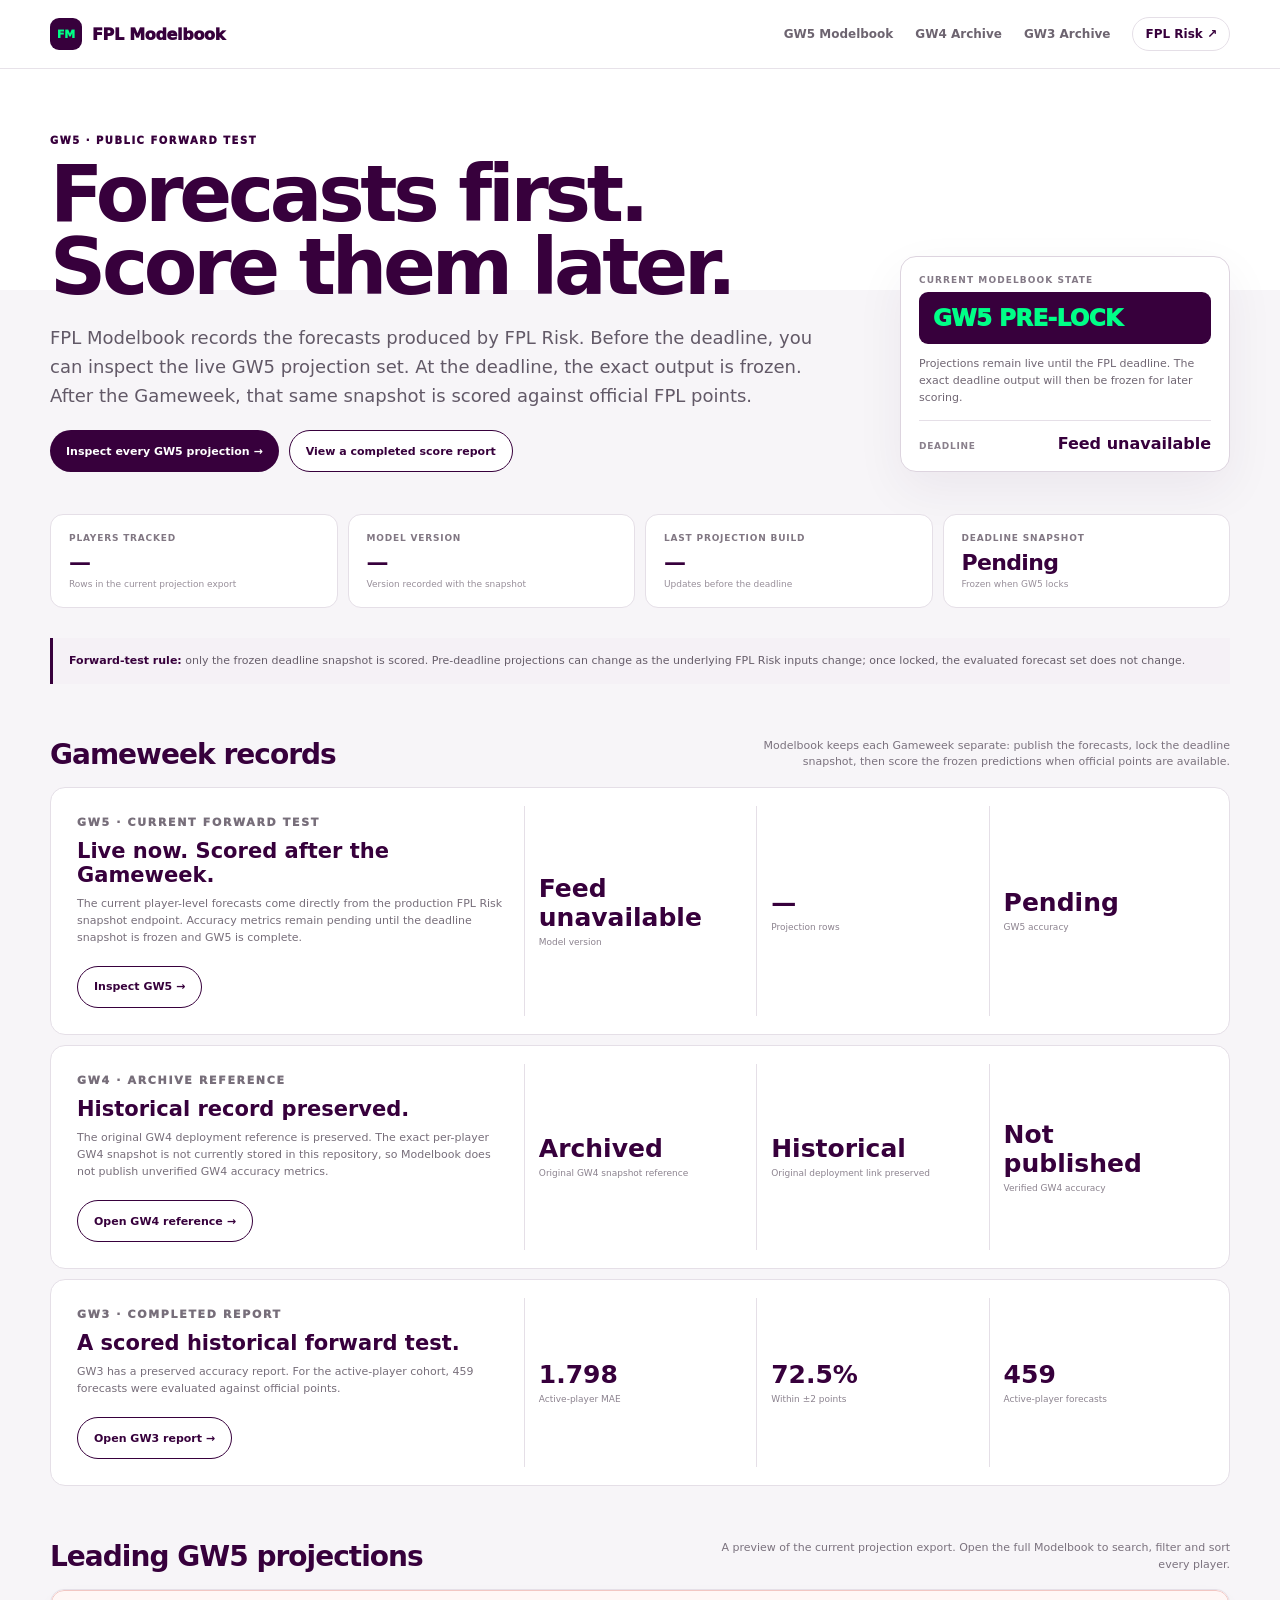
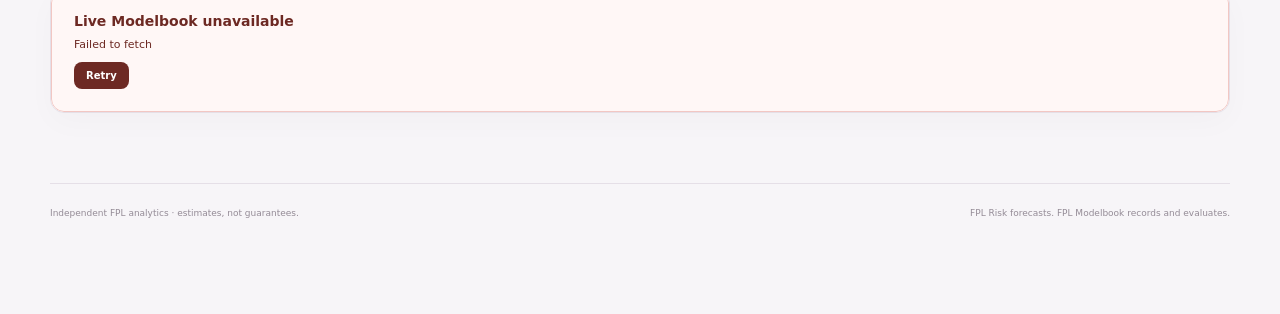
<file: index.html>
<!doctype html>
<html lang="en">
<head>
  <meta charset="utf-8">
  <meta name="viewport" content="width=device-width,initial-scale=1">
  <meta name="description" content="FPL Modelbook publishes FPL Risk projections before the Gameweek deadline, freezes the deadline snapshot, and scores that same snapshot against official FPL points.">
  <title>FPL Modelbook — GW5 Forward Test</title>
  <link rel="stylesheet" href="styles.css">
</head>
<body>
  <header class="navShell">
    <nav class="nav">
      <a class="brand" href="/"><span class="brandMark">FM</span><span>FPL Modelbook</span></a>
      <div class="links">
        <a href="/modelbook">GW5 Modelbook</a>
        <a href="/reports/gw4">GW4 Archive</a>
        <a href="/reports/gw3">GW3 Archive</a>
        <a class="riskLink" href="https://fpl-risk-ui-refresh.vercel.app/">FPL Risk ↗</a>
      </div>
    </nav>
  </header>

  <main class="wrap">
    <section class="hero">
      <div>
        <p class="eyebrow" data-ledger-eyebrow>GW5 · PUBLIC FORWARD TEST</p>
        <h1>Forecasts first.<br>Score them later.</h1>
        <p class="lead">FPL Modelbook records the forecasts produced by FPL Risk. Before the deadline, you can inspect the live GW5 projection set. At the deadline, the exact output is frozen. After the Gameweek, that same snapshot is scored against official FPL points.</p>
        <div class="ctaRow">
          <a class="cta" href="/modelbook">Inspect every GW5 projection →</a>
          <a class="cta secondary" href="/reports/gw3">View a completed score report</a>
        </div>
      </div>
      <aside class="statusCard">
        <span class="statusLabel">Current Modelbook state</span>
        <strong class="statusBadge" data-ledger-status data-tone="live">GW5 PRE-LOCK</strong>
        <p data-ledger-detail>Projections remain live until the FPL deadline. The exact deadline output will then be frozen for later scoring.</p>
        <div class="countdown"><span>Deadline</span><strong id="countdown">Loading…</strong></div>
      </aside>
    </section>

    <section class="metricGrid" aria-label="GW5 Modelbook metadata">
      <article class="metricCard"><span>Players tracked</span><strong id="player-count">—</strong><small>Rows in the current projection export</small></article>
      <article class="metricCard"><span>Model version</span><strong id="model-version">—</strong><small>Version recorded with the snapshot</small></article>
      <article class="metricCard"><span>Last projection build</span><strong id="generated-at">—</strong><small>Updates before the deadline</small></article>
      <article class="metricCard"><span>Deadline snapshot</span><strong id="fingerprint-state">Pending</strong><small id="fingerprint-note">Frozen when GW5 locks</small></article>
    </section>

    <div class="noteBox"><strong>Forward-test rule:</strong> only the frozen deadline snapshot is scored. Pre-deadline projections can change as the underlying FPL Risk inputs change; once locked, the evaluated forecast set does not change.</div>

    <section class="section">
      <div class="sectionHead">
        <h2>Gameweek records</h2>
        <p>Modelbook keeps each Gameweek separate: publish the forecasts, lock the deadline snapshot, then score the frozen predictions when official points are available.</p>
      </div>

      <div class="archiveCard">
        <div class="archiveIntro">
          <p class="eyebrow">GW5 · CURRENT FORWARD TEST</p>
          <h3>Live now. Scored after the Gameweek.</h3>
          <p>The current player-level forecasts come directly from the production FPL Risk snapshot endpoint. Accuracy metrics remain pending until the deadline snapshot is frozen and GW5 is complete.</p>
          <div class="ctaRow"><a class="cta secondary" href="/modelbook">Inspect GW5 →</a></div>
        </div>
        <div class="archiveMetric"><strong id="progress-model-version">—</strong><span>Model version</span></div>
        <div class="archiveMetric"><strong id="progress-player-count">—</strong><span>Projection rows</span></div>
        <div class="archiveMetric"><strong>Pending</strong><span>GW5 accuracy</span></div>
      </div>

      <div class="archiveCard" style="margin-top:10px">
        <div class="archiveIntro">
          <p class="eyebrow">GW4 · ARCHIVE REFERENCE</p>
          <h3>Historical record preserved.</h3>
          <p>The original GW4 deployment reference is preserved. The exact per-player GW4 snapshot is not currently stored in this repository, so Modelbook does not publish unverified GW4 accuracy metrics.</p>
          <div class="ctaRow"><a class="cta secondary" href="/reports/gw4">Open GW4 reference →</a></div>
        </div>
        <div class="archiveMetric"><strong>Archived</strong><span>Original GW4 snapshot reference</span></div>
        <div class="archiveMetric"><strong>Historical</strong><span>Original deployment link preserved</span></div>
        <div class="archiveMetric"><strong>Not published</strong><span>Verified GW4 accuracy</span></div>
      </div>

      <div class="archiveCard" style="margin-top:10px">
        <div class="archiveIntro">
          <p class="eyebrow">GW3 · COMPLETED REPORT</p>
          <h3>A scored historical forward test.</h3>
          <p>GW3 has a preserved accuracy report. For the active-player cohort, 459 forecasts were evaluated against official points.</p>
          <div class="ctaRow"><a class="cta secondary" href="/reports/gw3">Open GW3 report →</a></div>
        </div>
        <div class="archiveMetric"><strong>1.798</strong><span>Active-player MAE</span></div>
        <div class="archiveMetric"><strong>72.5%</strong><span>Within ±2 points</span></div>
        <div class="archiveMetric"><strong>459</strong><span>Active-player forecasts</span></div>
      </div>
    </section>

    <section class="section">
      <div class="sectionHead">
        <h2>Leading GW5 projections</h2>
        <p>A preview of the current projection export. Open the full Modelbook to search, filter and sort every player.</p>
      </div>
      <div id="preview" class="tableWrap"><div class="loading">Loading the live GW5 projection export…</div></div>
    </section>

    <footer class="footer"><span>Independent FPL analytics · estimates, not guarantees.</span><span>FPL Risk forecasts. FPL Modelbook records and evaluates.</span></footer>
  </main>

  <script type="module">
    import { escapeHtml, formatShortTime, loadCurrentLedger, one, setStatus, setText, timeUntil, topRows, renderError } from './app.js';

    let currentDeadline = null;
    let currentMode = 'prelock';

    function renderCountdown() {
      if (!currentDeadline) return;
      const label = currentMode === 'locked' ? 'Locked' : timeUntil(currentDeadline);
      setText('#countdown', label);
    }

    function projectionTable(rows) {
      const body = rows.map((row) => `
        <tr>
          <td class="playerCell"><strong>${escapeHtml(row.name)}</strong><span>${escapeHtml(row.team)}</span></td>
          <td>${escapeHtml(row.position)}</td>
          <td>${escapeHtml(row.fixture)}</td>
          <td class="xPts">${one(row.projected)}</td>
          <td><span class="pill ${String(row.risk || '').toLowerCase()}">${escapeHtml(row.risk || '—')}</span></td>
          <td>${escapeHtml(row.confidence || '—')}</td>
          <td>${Math.round(Number(row.dataQuality || 0))}%</td>
        </tr>`).join('');
      return `<table><thead><tr><th>Player</th><th>Pos</th><th>Fixture</th><th>xPts</th><th>Risk</th><th>Confidence</th><th>Data quality</th></tr></thead><tbody>${body}</tbody></table>`;
    }

    try {
      const ledger = await loadCurrentLedger();
      const data = ledger.data;
      currentMode = ledger.mode;
      currentDeadline = data.deadlineTime;
      setStatus(ledger.mode);
      setText('#player-count', data.playerCount ?? data.rows?.length ?? '—');
      setText('#model-version', data.modelVersion ?? '—');
      setText('#generated-at', formatShortTime(data.generatedAt));
      setText('#fingerprint-state', ledger.mode === 'locked' ? 'Locked' : 'Pending');
      setText('#fingerprint-note', ledger.mode === 'locked' ? 'Frozen deadline record' : 'Frozen when GW5 locks');
      setText('#progress-model-version', data.modelVersion ?? '—');
      setText('#progress-player-count', data.playerCount ?? data.rows?.length ?? '—');
      renderCountdown();
      document.querySelector('#preview').innerHTML = projectionTable(topRows(data, 8));
      setInterval(renderCountdown, 30000);
    } catch (error) {
      renderError('#preview', error instanceof Error ? error.message : 'Unknown data error');
      setText('#countdown', 'Feed unavailable');
      setText('#progress-model-version', 'Feed unavailable');
      setText('#progress-player-count', '—');
    }
  </script>
</body>
</html>
</file>
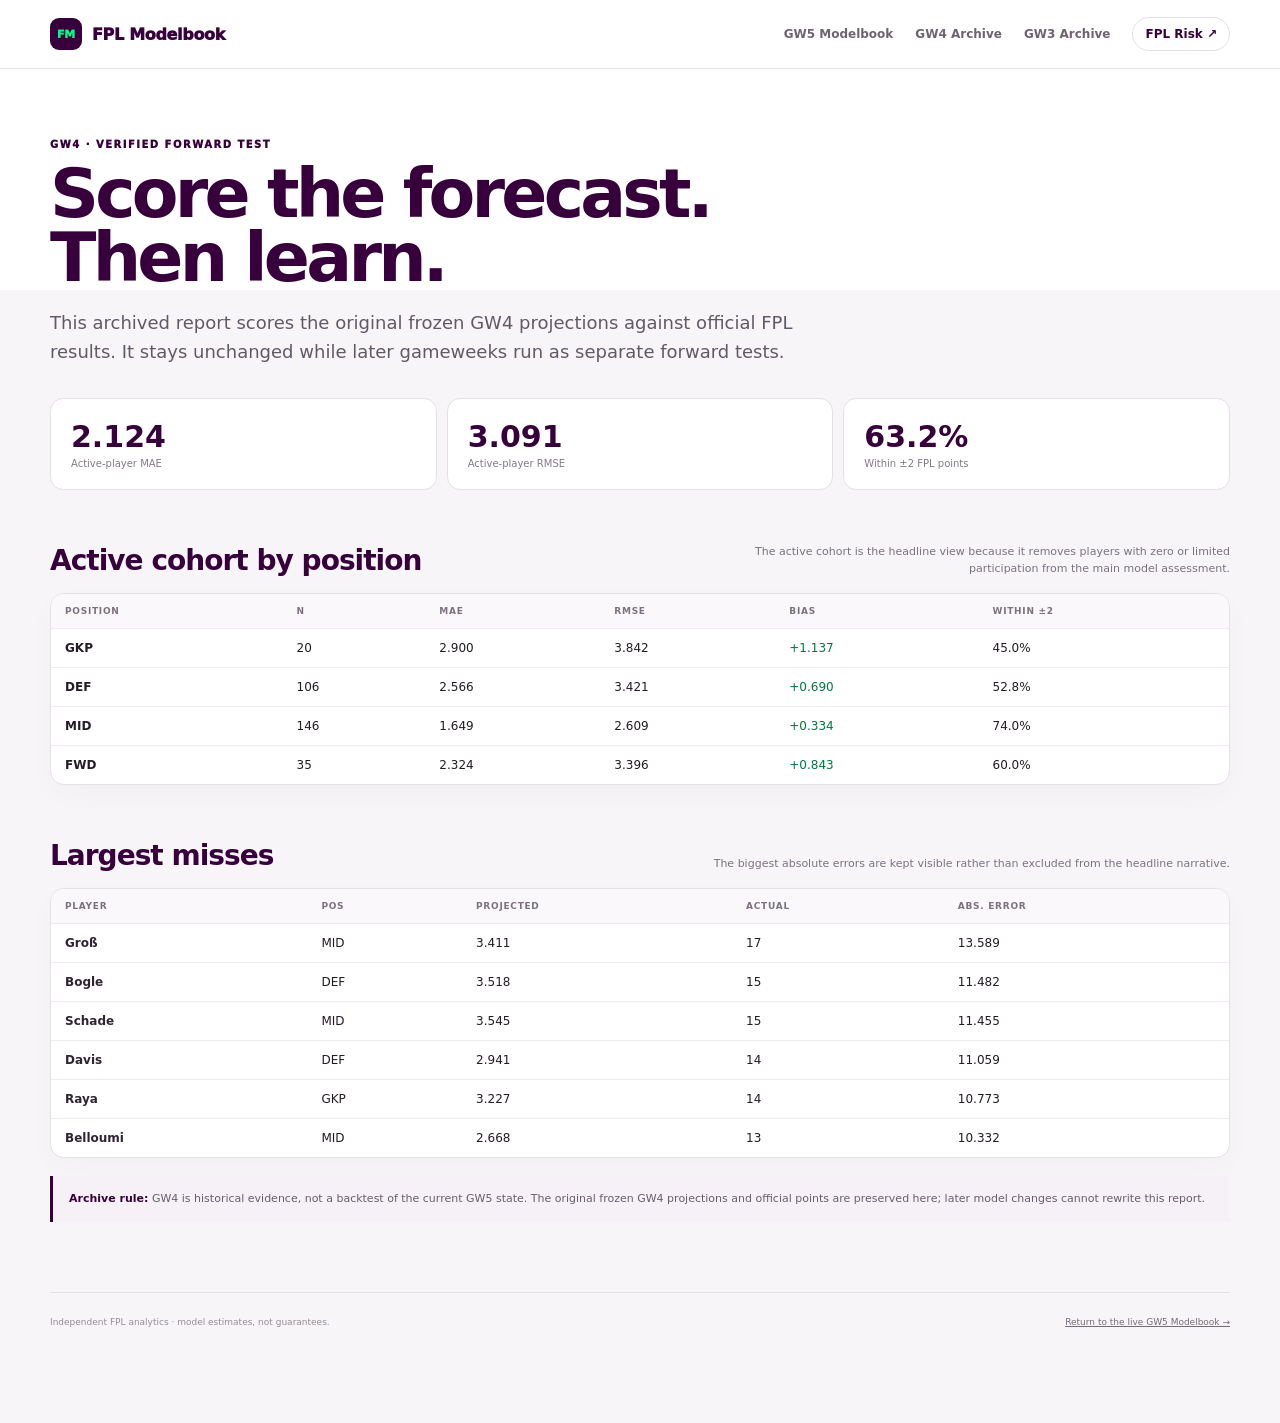
<file: gw4.html>
<!doctype html>
<html lang="en">
<head>
  <meta charset="utf-8">
  <meta name="viewport" content="width=device-width, initial-scale=1">
  <meta name="description" content="Verified FPL Modelbook GW4 forward-test accuracy report.">
  <title>FPL Modelbook — GW4 Verified Report</title>
  <link rel="stylesheet" href="/styles.css">
</head>
<body>
  <header class="navShell">
    <nav class="nav">
      <a class="brand" href="/"><span class="brandMark">FM</span><span>FPL Modelbook</span></a>
      <div class="links">
        <a href="/modelbook">GW5 Modelbook</a>
        <a href="/reports/gw4">GW4 Archive</a>
        <a href="/reports/gw3">GW3 Archive</a>
        <a class="riskLink" href="https://fpl-risk-ui-refresh.vercel.app/">FPL Risk ↗</a>
      </div>
    </nav>
  </header>

  <main class="wrap">
    <section class="reportHero">
      <p class="eyebrow">GW4 · VERIFIED FORWARD TEST</p>
      <h1>Score the forecast.<br>Then learn.</h1>
      <p class="lead">This archived report scores the original frozen GW4 projections against official FPL results. It stays unchanged while later gameweeks run as separate forward tests.</p>
    </section>

    <div id="cards" class="reportGrid"><div class="loading">Loading verified metrics…</div></div>

    <section class="section">
      <div class="sectionHead">
        <h2>Active cohort by position</h2>
        <p>The active cohort is the headline view because it removes players with zero or limited participation from the main model assessment.</p>
      </div>
      <div class="tableWrap">
        <table>
          <thead><tr><th>Position</th><th>n</th><th>MAE</th><th>RMSE</th><th>Bias</th><th>Within ±2</th></tr></thead>
          <tbody id="positions"></tbody>
        </table>
      </div>
    </section>

    <section class="section">
      <div class="sectionHead">
        <h2>Largest misses</h2>
        <p>The biggest absolute errors are kept visible rather than excluded from the headline narrative.</p>
      </div>
      <div class="tableWrap">
        <table>
          <thead><tr><th>Player</th><th>Pos</th><th>Projected</th><th>Actual</th><th>Abs. error</th></tr></thead>
          <tbody id="misses"></tbody>
        </table>
      </div>
    </section>

    <div class="noteBox"><strong>Archive rule:</strong> GW4 is historical evidence, not a backtest of the current GW5 state. The original frozen GW4 projections and official points are preserved here; later model changes cannot rewrite this report.</div>

    <footer class="footer"><span>Independent FPL analytics · model estimates, not guarantees.</span><span><a href="/modelbook">Return to the live GW5 Modelbook →</a></span></footer>
  </main>

  <script type="module">
    import { escapeHtml, loadJson } from '/app.js';
    try {
      const data = await loadJson('/data/gw4-report.json');
      const active = data.activeCohort;
      document.querySelector('#cards').innerHTML = `
        <article class="reportCard"><strong>${active.mae.toFixed(3)}</strong><span>Active-player MAE</span></article>
        <article class="reportCard"><strong>${active.rmse.toFixed(3)}</strong><span>Active-player RMSE</span></article>
        <article class="reportCard"><strong>${active.within2.toFixed(1)}%</strong><span>Within ±2 FPL points</span></article>`;
      document.querySelector('#positions').innerHTML = Object.entries(data.byPosition).map(([position, values]) => `
        <tr><td><strong>${escapeHtml(position)}</strong></td><td>${values.count}</td><td>${values.mae.toFixed(3)}</td><td>${values.rmse.toFixed(3)}</td><td class="${values.bias > 0 ? 'positive' : values.bias < 0 ? 'negative' : ''}">${values.bias >= 0 ? '+' : ''}${values.bias.toFixed(3)}</td><td>${values.within2.toFixed(1)}%</td></tr>`).join('');
      document.querySelector('#misses').innerHTML = data.largestMisses.map((row) => `
        <tr><td class="playerCell"><strong>${escapeHtml(row.name)}</strong></td><td>${escapeHtml(row.position)}</td><td>${row.projected.toFixed(3)}</td><td>${row.actual}</td><td>${row.error.toFixed(3)}</td></tr>`).join('');
    } catch (error) {
      document.querySelector('#cards').innerHTML = '<div class="errorBox"><strong>Archive unavailable</strong><span>Could not load the verified GW4 report.</span></div>';
    }
  </script>
</body>
</html>
</file>
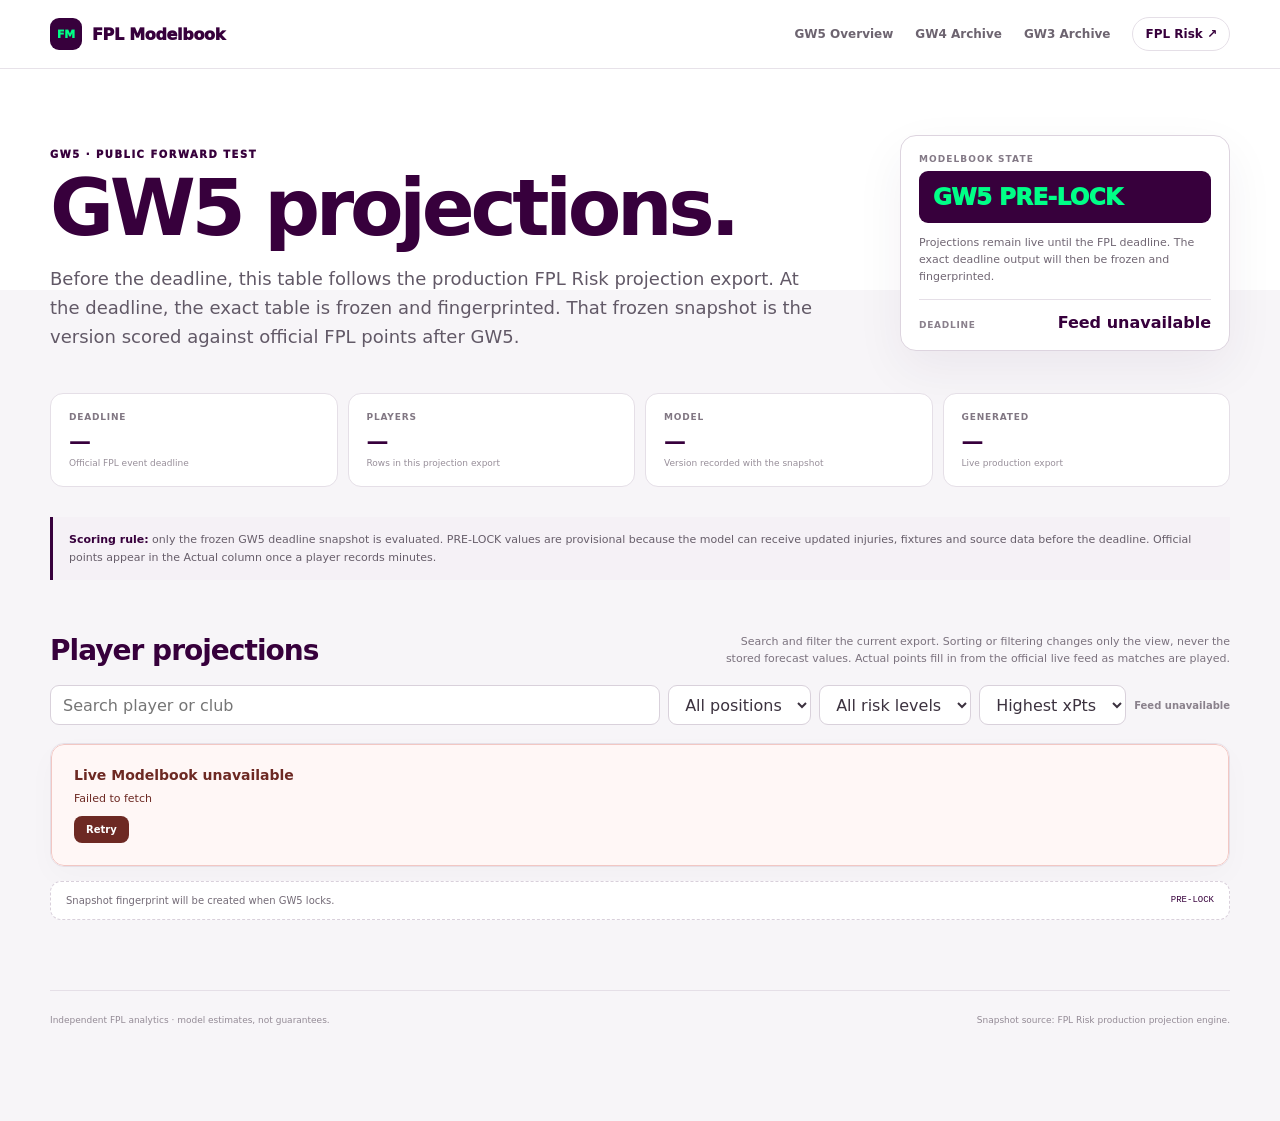
<file: ledger.html>
<!doctype html>
<html lang="en">
<head>
  <meta charset="utf-8">
  <meta name="viewport" content="width=device-width,initial-scale=1">
  <meta name="description" content="The public GW5 FPL Modelbook: FPL Risk projections before the deadline and the frozen deadline snapshot used for scoring afterward.">
  <title>FPL Modelbook — GW5</title>
  <link rel="stylesheet" href="styles.css">
</head>
<body>
  <header class="navShell">
    <nav class="nav">
      <a class="brand" href="/"><span class="brandMark">FM</span><span>FPL Modelbook</span></a>
      <div class="links">
        <a href="/">GW5 Overview</a>
        <a href="/reports/gw4">GW4 Archive</a>
        <a href="/reports/gw3">GW3 Archive</a>
        <a class="riskLink" href="https://fpl-risk-ui-refresh.vercel.app/">FPL Risk ↗</a>
      </div>
    </nav>
  </header>

  <main class="wrap">
    <section class="hero">
      <div>
        <p class="eyebrow" data-ledger-eyebrow>GW5 · PUBLIC FORWARD TEST</p>
        <h1>GW5 projections.</h1>
        <p class="lead">Before the deadline, this table follows the production FPL Risk projection export. At the deadline, the exact table is frozen and fingerprinted. That frozen snapshot is the version scored against official FPL points after GW5.</p>
      </div>
      <aside class="statusCard">
        <span class="statusLabel">Modelbook state</span>
        <strong class="statusBadge" data-ledger-status data-tone="live">GW5 PRE-LOCK</strong>
        <p data-ledger-detail>Projections remain live until the FPL deadline. The exact deadline output will then be frozen and fingerprinted.</p>
        <div class="countdown"><span>Deadline</span><strong id="countdown">Loading…</strong></div>
      </aside>
    </section>

    <section class="metricGrid">
      <article class="metricCard"><span>Deadline</span><strong id="deadline-time">—</strong><small>Official FPL event deadline</small></article>
      <article class="metricCard"><span>Players</span><strong id="player-count">—</strong><small>Rows in this projection export</small></article>
      <article class="metricCard"><span>Model</span><strong id="model-version">—</strong><small>Version recorded with the snapshot</small></article>
      <article class="metricCard"><span>Generated</span><strong id="generated-at">—</strong><small id="source-state">Live production export</small></article>
    </section>

    <div class="noteBox"><strong>Scoring rule:</strong> only the frozen GW5 deadline snapshot is evaluated. PRE-LOCK values are provisional because the model can receive updated injuries, fixtures and source data before the deadline. <span id="actuals-note">Official points appear in the Actual column once a player records minutes.</span></div>

    <section class="section">
      <div class="sectionHead">
        <h2>Player projections</h2>
        <p>Search and filter the current export. Sorting or filtering changes only the view, never the stored forecast values. Actual points fill in from the official live feed as matches are played.</p>
      </div>
      <div class="tools">
        <input id="search" type="search" autocomplete="off" placeholder="Search player or club">
        <select id="position" aria-label="Filter by position">
          <option value="">All positions</option>
          <option value="GKP">GKP</option>
          <option value="DEF">DEF</option>
          <option value="MID">MID</option>
          <option value="FWD">FWD</option>
        </select>
        <select id="risk" aria-label="Filter by risk">
          <option value="">All risk levels</option>
          <option value="Low">Low risk</option>
          <option value="Medium">Medium risk</option>
          <option value="High">High risk</option>
        </select>
        <select id="sort" aria-label="Sort projections">
          <option value="projected">Highest xPts</option>
          <option value="quality">Data quality</option>
          <option value="ownership">Ownership</option>
          <option value="price">Price</option>
          <option value="name">Player name</option>
        </select>
        <span class="rowCount" id="row-count">Loading…</span>
      </div>
      <div id="ledger-table" class="tableWrap"><div class="loading">Loading the GW5 projection export…</div></div>
      <div class="integrity"><span id="integrity-label">Snapshot fingerprint will be created when GW5 locks.</span><code id="integrity-hash">PRE-LOCK</code></div>
    </section>

    <footer class="footer"><span>Independent FPL analytics · model estimates, not guarantees.</span><span>Snapshot source: FPL Risk production projection engine.</span></footer>
  </main>

  <script type="module">
    import { actualPointsFor, escapeHtml, formatDateTime, formatShortTime, loadCurrentLedger, loadLivePoints, one, pct, renderError, setStatus, setText, timeUntil } from './app.js';

    const search = document.querySelector('#search');
    const position = document.querySelector('#position');
    const risk = document.querySelector('#risk');
    const sort = document.querySelector('#sort');
    let rows = [];
    let currentMode = 'prelock';
    let currentDeadline = null;
    let livePoints = { available: false, players: {}, fetchedAt: null };

    function renderCountdown() {
      if (!currentDeadline) return;
      setText('#countdown', currentMode === 'locked' ? 'Locked' : timeUntil(currentDeadline));
    }

    function visibleRows() {
      const query = search.value.trim().toLocaleLowerCase();
      const selectedPosition = position.value;
      const selectedRisk = risk.value;
      const filtered = rows.filter((row) => {
        const haystack = `${row.name ?? ''} ${row.firstName ?? ''} ${row.secondName ?? ''} ${row.team ?? ''}`.toLocaleLowerCase();
        return (!query || haystack.includes(query)) &&
          (!selectedPosition || row.position === selectedPosition) &&
          (!selectedRisk || row.risk === selectedRisk);
      });
      return filtered.sort((a, b) => {
        if (sort.value === 'quality') return Number(b.dataQuality || 0) - Number(a.dataQuality || 0);
        if (sort.value === 'ownership') return Number(b.ownership || 0) - Number(a.ownership || 0);
        if (sort.value === 'price') return Number(b.price || 0) - Number(a.price || 0);
        if (sort.value === 'name') return String(a.name || '').localeCompare(String(b.name || ''));
        return Number(b.projected || 0) - Number(a.projected || 0);
      });
    }

    function tableMarkup(items) {
      if (!items.length) return '<div class="loading">No players match those filters.</div>';
      const body = items.map((row) => {
        const price = Number(row.price || 0) / 10;
        const riskClass = String(row.risk || '').toLowerCase();
        return `<tr>
          <td class="playerCell"><strong>${escapeHtml(row.name)}</strong><span>${escapeHtml(row.team)} · ${escapeHtml(row.status || 'a')}</span></td>
          <td>${escapeHtml(row.fixture)}</td>
          <td>${escapeHtml(row.position)}</td>
          <td class="actualPts">${actualPointsFor(row, livePoints) ?? '—'}</td>
          <td class="xPts">${one(row.projected)}</td>
          <td>${row.floor == null ? '—' : `${one(row.floor)}–${one(row.ceiling)}`}</td>
          <td>${row.sharpe == null ? '—' : Number(row.sharpe).toFixed(2)}</td>
          <td>${row.probabilities == null ? '—' : `${Math.round(Number(row.probabilities.bust || 0))}% / ${Math.round(Number(row.probabilities.haul || 0))}%`}</td>
          <td><span class="pill ${escapeHtml(riskClass)}">${escapeHtml(row.risk || '—')}</span></td>
          <td>${escapeHtml(row.confidence || '—')}</td>
          <td>${Math.round(Number(row.dataQuality || 0))}%</td>
          <td>£${price.toFixed(1)}m</td>
          <td>${pct(row.ownership || 0)}</td>
        </tr>`;
      }).join('');
      return `<table><thead><tr><th>Player</th><th>Fixture</th><th>Pos</th><th>Actual</th><th>xPts</th><th>Range</th><th>Sharpe</th><th>Bust / haul</th><th>Risk</th><th>Confidence</th><th>Data quality</th><th>Price</th><th>Owned</th></tr></thead><tbody>${body}</tbody></table>`;
    }

    function renderTable() {
      const items = visibleRows();
      document.querySelector('#ledger-table').innerHTML = tableMarkup(items);
      setText('#row-count', `${items.length} of ${rows.length} players`);
    }

    async function refreshLivePoints() {
      livePoints = await loadLivePoints();
      if (livePoints.available && livePoints.fetchedAt) {
        setText('#actuals-note', `Official points feed refreshed ${formatShortTime(livePoints.fetchedAt)}. A dash means the player has not recorded minutes yet.`);
      } else {
        setText('#actuals-note', 'Official points are temporarily unavailable. Forecasts remain visible and will be retried automatically.');
      }
      renderTable();
    }

    [search, position, risk, sort].forEach((control) => control.addEventListener(control === search ? 'input' : 'change', renderTable));

    try {
      const ledger = await loadCurrentLedger();
      const data = ledger.data;
      rows = [...(data.rows ?? [])];
      currentMode = ledger.mode;
      currentDeadline = data.deadlineTime;
      setStatus(ledger.mode, ledger.lockMode);
      setText('#deadline-time', formatShortTime(data.deadlineTime));
      setText('#player-count', data.playerCount ?? rows.length);
      setText('#model-version', data.modelVersion ?? '—');
      setText('#generated-at', formatShortTime(data.generatedAt));
      setText('#source-state', ledger.mode === 'locked'
        ? `${ledger.lockMode === 'manual-predeadline' ? 'Manually locked' : 'Locked'} ${formatDateTime(ledger.lockedAt)}`
        : 'Live production export');
      if (ledger.mode === 'locked' && ledger.contentHash) {
        setText('#integrity-label', 'SHA-256 fingerprint of the frozen deadline snapshot');
        setText('#integrity-hash', ledger.contentHash);
      } else if (ledger.mode === 'lock-pending') {
        setText('#integrity-label', 'Deadline reached. Waiting for the immutable lock artifact.');
        setText('#integrity-hash', 'LOCK PENDING');
      }
      renderCountdown();
      renderTable();
      await refreshLivePoints();
      setInterval(renderCountdown, 30000);
      setInterval(refreshLivePoints, 60000);
    } catch (error) {
      renderError('#ledger-table', error instanceof Error ? error.message : 'Unknown data error');
      setText('#row-count', 'Feed unavailable');
      setText('#countdown', 'Feed unavailable');
    }
  </script>
</body>
</html>
</file>
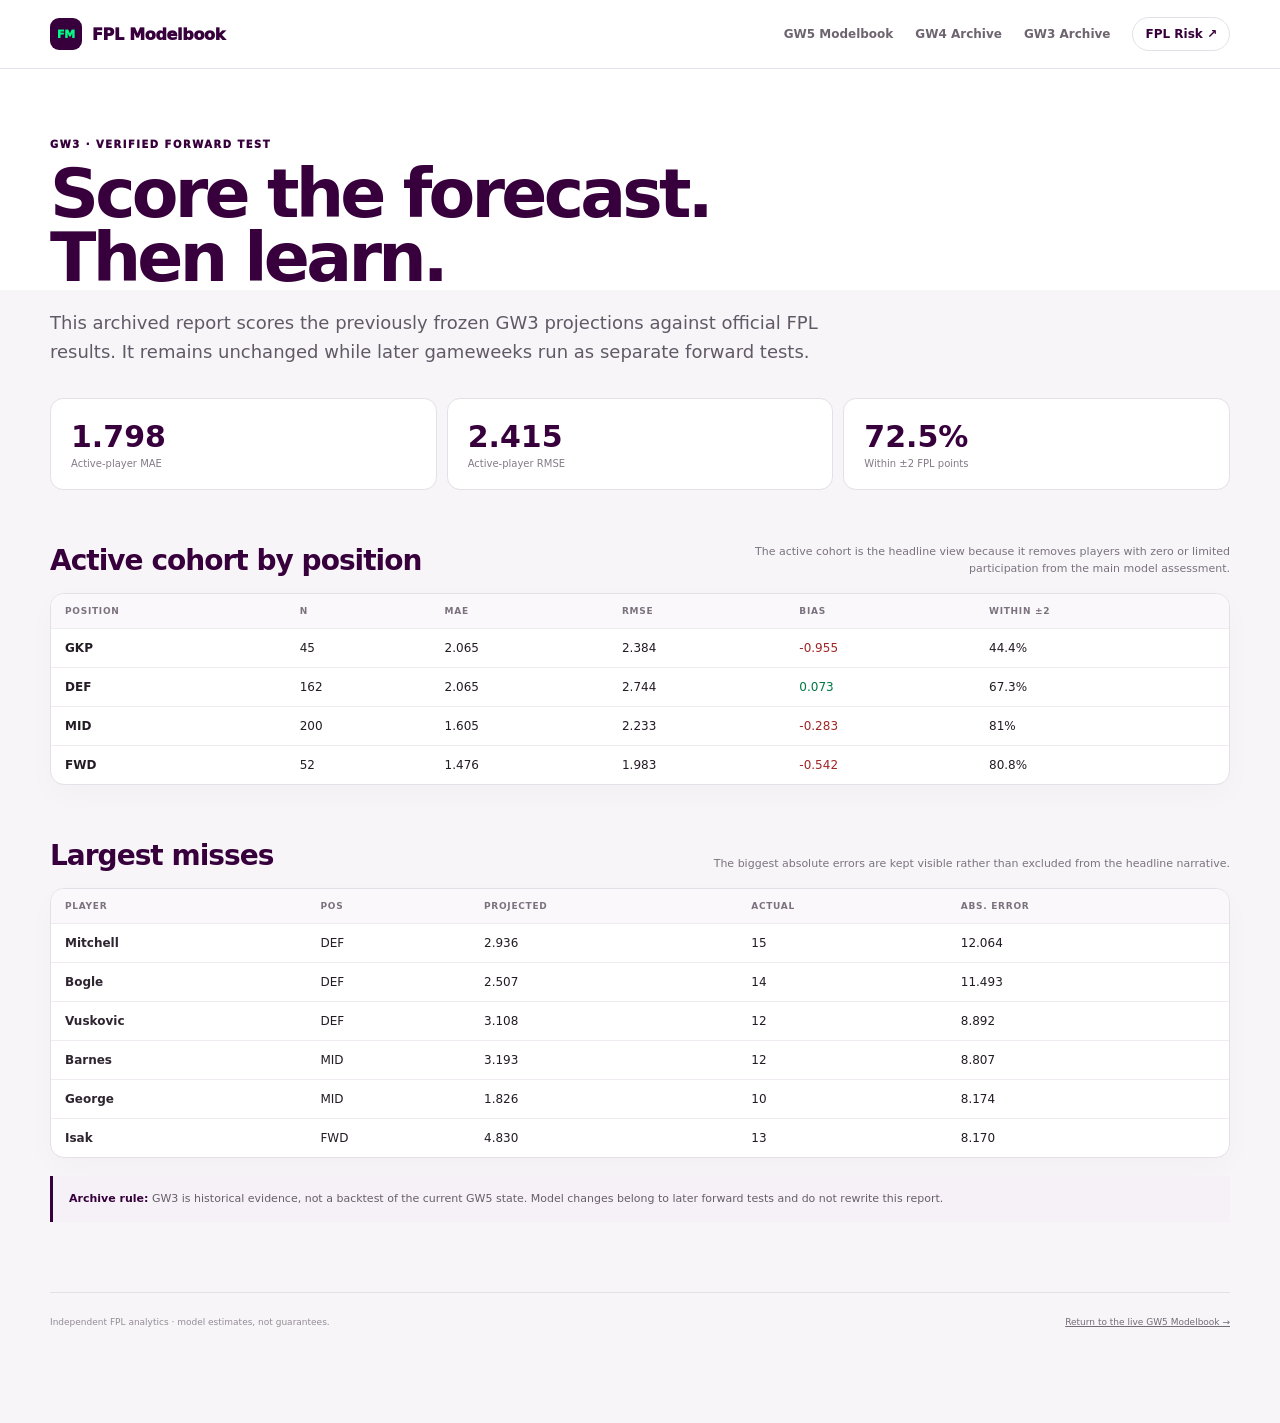
<file: report.html>
<!doctype html>
<html lang="en">
<head>
  <meta charset="utf-8">
  <meta name="viewport" content="width=device-width,initial-scale=1">
  <meta name="description" content="Verified FPL Modelbook GW3 forward-test accuracy report.">
  <title>FPL Modelbook — GW3 Verified Report</title>
  <link rel="stylesheet" href="/styles.css">
</head>
<body>
  <header class="navShell">
    <nav class="nav">
      <a class="brand" href="/"><span class="brandMark">FM</span><span>FPL Modelbook</span></a>
      <div class="links">
        <a href="/modelbook">GW5 Modelbook</a>
        <a href="/reports/gw4">GW4 Archive</a>
        <a href="/reports/gw3">GW3 Archive</a>
        <a class="riskLink" href="https://fpl-risk-ui-refresh.vercel.app/">FPL Risk ↗</a>
      </div>
    </nav>
  </header>

  <main class="wrap">
    <section class="reportHero">
      <p class="eyebrow">GW3 · VERIFIED FORWARD TEST</p>
      <h1>Score the forecast.<br>Then learn.</h1>
      <p class="lead">This archived report scores the previously frozen GW3 projections against official FPL results. It remains unchanged while later gameweeks run as separate forward tests.</p>
    </section>

    <div id="cards" class="reportGrid"><div class="loading">Loading verified metrics…</div></div>

    <section class="section">
      <div class="sectionHead"><h2>Active cohort by position</h2><p>The active cohort is the headline view because it removes players with zero or limited participation from the main model assessment.</p></div>
      <div class="tableWrap"><table><thead><tr><th>Position</th><th>n</th><th>MAE</th><th>RMSE</th><th>Bias</th><th>Within ±2</th></tr></thead><tbody id="positions"></tbody></table></div>
    </section>

    <section class="section">
      <div class="sectionHead"><h2>Largest misses</h2><p>The biggest absolute errors are kept visible rather than excluded from the headline narrative.</p></div>
      <div class="tableWrap"><table><thead><tr><th>Player</th><th>Pos</th><th>Projected</th><th>Actual</th><th>Abs. error</th></tr></thead><tbody id="misses"></tbody></table></div>
    </section>

    <div class="noteBox"><strong>Archive rule:</strong> GW3 is historical evidence, not a backtest of the current GW5 state. Model changes belong to later forward tests and do not rewrite this report.</div>
    <footer class="footer"><span>Independent FPL analytics · model estimates, not guarantees.</span><span><a href="/modelbook">Return to the live GW5 Modelbook →</a></span></footer>
  </main>

  <script type="module">
    import { escapeHtml, loadJson } from '/app.js';
    try {
      const data = await loadJson('/data/gw3-report.json');
      const active = data.activeCohort;
      document.querySelector('#cards').innerHTML = `
        <article class="reportCard"><strong>${active.mae.toFixed(3)}</strong><span>Active-player MAE</span></article>
        <article class="reportCard"><strong>${active.rmse.toFixed(3)}</strong><span>Active-player RMSE</span></article>
        <article class="reportCard"><strong>${active.within2}%</strong><span>Within ±2 FPL points</span></article>`;
      document.querySelector('#positions').innerHTML = Object.entries(data.byPosition).map(([position, values]) => `
        <tr><td><strong>${escapeHtml(position)}</strong></td><td>${values.count}</td><td>${values.mae.toFixed(3)}</td><td>${values.rmse.toFixed(3)}</td><td class="${values.bias > 0 ? 'positive' : values.bias < 0 ? 'negative' : ''}">${values.bias.toFixed(3)}</td><td>${values.within2}%</td></tr>`).join('');
      document.querySelector('#misses').innerHTML = data.largestMisses.map((row) => `
        <tr><td class="playerCell"><strong>${escapeHtml(row.name)}</strong></td><td>${escapeHtml(row.position)}</td><td>${row.projected.toFixed(3)}</td><td>${row.actual}</td><td>${row.error.toFixed(3)}</td></tr>`).join('');
    } catch (error) {
      document.querySelector('#cards').innerHTML = '<div class="errorBox"><strong>Archive unavailable</strong><span>Could not load the verified GW3 report.</span></div>';
    }
  </script>
</body>
</html>
</file>
<file: styles.css>
:root{font-family:Inter,ui-sans-serif,system-ui,-apple-system,BlinkMacSystemFont,"Segoe UI",sans-serif;color:#241c25;background:#f7f5f8;--ink:#241c25;--purple:#37003c;--green:#00ff87;--muted:#786f7b;--line:#e5dfe7;--soft:#f3eff5;--white:#fff;--danger:#b42318}*{box-sizing:border-box}html{scroll-behavior:smooth}body{margin:0;background:linear-gradient(180deg,#fff 0,#fff 290px,#f7f5f8 290px);color:var(--ink)}button,input,select{font:inherit}.wrap{width:min(1180px,calc(100% - 40px));margin:0 auto;padding:44px 0 72px}.navShell{position:sticky;top:0;z-index:20;border-bottom:1px solid rgba(229,223,231,.9);background:rgba(255,255,255,.92);backdrop-filter:blur(14px)}.nav{width:min(1180px,calc(100% - 40px));height:68px;margin:0 auto;display:flex;align-items:center;justify-content:space-between;gap:28px}.brand{display:flex;align-items:center;gap:10px;color:var(--purple);text-decoration:none;font-weight:950;letter-spacing:-.02em}.brandMark{display:grid;place-items:center;width:32px;height:32px;border-radius:9px;background:var(--purple);color:var(--green);font-size:11px;font-weight:950}.links{display:flex;align-items:center;gap:22px}.links a{color:#6d6470;text-decoration:none;font-size:12px;font-weight:800}.links a:hover{color:var(--purple)}.links .riskLink{padding:9px 12px;border:1px solid var(--line);border-radius:999px;color:var(--purple);background:#fff}.hero{display:grid;grid-template-columns:minmax(0,1fr) 330px;gap:42px;align-items:end;padding:22px 0 12px}.eyebrow{margin:0;color:var(--purple);font-size:10px;font-weight:950;letter-spacing:.15em;text-transform:uppercase}.hero h1,h1{margin:12px 0 18px;color:var(--purple);font-size:clamp(46px,7vw,78px);line-height:.94;letter-spacing:-.055em}.lead{max-width:780px;margin:0;color:#625967;font-size:18px;line-height:1.62}.statusCard{padding:18px;border:1px solid #ddd4df;border-radius:16px;background:#fff;box-shadow:0 18px 50px rgba(55,0,60,.06)}.statusLabel{display:block;margin-bottom:7px;color:#837986;font-size:9px;font-weight:900;letter-spacing:.12em;text-transform:uppercase}.statusBadge{display:block;padding:13px 14px;border-radius:9px;background:var(--purple);color:var(--green);font-size:23px;font-weight:950;letter-spacing:-.025em}.statusBadge[data-tone="pending"]{background:#fff3cd;color:#6d5100;border:1px solid #f1d77a}.statusBadge[data-tone="locked"]{background:var(--purple);color:#fff}.statusCard p{margin:11px 0 0;color:#706673;font-size:11px;line-height:1.55}.countdown{margin-top:14px;padding-top:13px;border-top:1px solid var(--line);display:flex;justify-content:space-between;gap:10px;align-items:baseline}.countdown span{font-size:9px;color:#8a808c;text-transform:uppercase;font-weight:850;letter-spacing:.08em}.countdown strong{color:var(--purple);font-size:16px}.metricGrid{display:grid;grid-template-columns:repeat(4,minmax(0,1fr));gap:10px;margin:30px 0}.metricCard{padding:18px;border:1px solid var(--line);border-radius:13px;background:#fff}.metricCard span{display:block;color:#817783;font-size:9px;font-weight:850;letter-spacing:.09em;text-transform:uppercase}.metricCard strong{display:block;margin-top:7px;color:var(--purple);font-size:22px;letter-spacing:-.03em}.metricCard small{display:block;margin-top:4px;color:#988f9a;font-size:9px}.section{margin-top:54px}.sectionHead{display:flex;align-items:end;justify-content:space-between;gap:20px;margin-bottom:16px}.sectionHead h2,.section h2{margin:0;color:var(--purple);font-size:28px;letter-spacing:-.035em}.sectionHead p{margin:0;max-width:520px;color:#7b727e;font-size:11px;line-height:1.5;text-align:right}.noteBox{margin:18px 0;padding:14px 16px;border-left:3px solid var(--purple);background:#f5f1f6;color:#675e6a;font-size:11px;line-height:1.6}.noteBox strong{color:var(--purple)}.tableWrap{overflow:auto;border:1px solid var(--line);border-radius:14px;background:#fff;box-shadow:0 10px 30px rgba(55,0,60,.025)}table{width:100%;border-collapse:collapse;min-width:820px}th,td{padding:12px 14px;border-bottom:1px solid #f0ebf1;text-align:left;font-size:12px;vertical-align:middle}th{position:sticky;top:0;z-index:1;background:#faf8fb;color:#7c727f;font-size:9px;font-weight:900;letter-spacing:.08em;text-transform:uppercase}tbody tr:last-child td{border-bottom:0}tbody tr:hover{background:#fcfbfc}.playerCell strong{display:block;color:#2e2530;font-size:12px}.playerCell span{display:block;margin-top:2px;color:#8d8490;font-size:9px}.actualPts{color:#6b6170;font-size:16px;font-weight:850;font-variant-numeric:tabular-nums}.xPts{color:var(--purple);font-size:18px;font-weight:950;letter-spacing:-.04em}.pill{display:inline-flex;align-items:center;min-height:24px;padding:0 9px;border-radius:999px;background:#f1edf3;color:var(--purple);font-size:9px;font-weight:850}.pill.low{background:#e9fff4;color:#006b3c}.pill.high{background:#fff0f0;color:#9f1d1d}.tools{display:flex;align-items:center;gap:8px;flex-wrap:wrap;margin:18px 0}.tools input,.tools select{height:40px;padding:0 12px;border:1px solid #d9d1db;border-radius:9px;background:#fff;color:#3c323f;outline:none}.tools input{min-width:260px;flex:1}.tools input:focus,.tools select:focus{border-color:var(--purple);box-shadow:0 0 0 3px rgba(55,0,60,.07)}.rowCount{margin-left:auto;color:#8a818c;font-size:10px;font-weight:800}.archiveCard{display:grid;grid-template-columns:1.1fr repeat(3,.55fr);gap:10px;align-items:stretch;padding:18px;border:1px solid var(--line);border-radius:15px;background:#fff}.archiveIntro{padding:8px}.archiveIntro .eyebrow{margin-bottom:8px}.archiveIntro h3{margin:0 0 8px;color:var(--purple);font-size:21px}.archiveIntro p{margin:0;color:#776e7a;font-size:11px;line-height:1.55}.archiveMetric{display:flex;flex-direction:column;justify-content:center;padding:14px;border-left:1px solid var(--line)}.archiveMetric strong{color:var(--purple);font-size:25px}.archiveMetric span{margin-top:4px;color:#8c838f;font-size:9px;line-height:1.35}.ctaRow{display:flex;gap:10px;flex-wrap:wrap;margin-top:20px}.cta{display:inline-flex;align-items:center;justify-content:center;min-height:42px;padding:0 16px;border-radius:999px;background:var(--purple);color:#fff;text-decoration:none;font-size:11px;font-weight:900}.cta.secondary{border:1px solid var(--purple);background:#fff;color:var(--purple)}.loading{padding:44px;text-align:center;color:#817783;font-size:12px}.errorBox{display:flex;flex-direction:column;align-items:flex-start;gap:8px;padding:22px;border:1px solid #f2c7c3;border-radius:13px;background:#fff7f6;color:#6d2923}.errorBox strong{font-size:14px}.errorBox span{font-size:11px;line-height:1.5}.errorBox button{padding:8px 12px;border:0;border-radius:8px;background:#6d2923;color:#fff;cursor:pointer;font-size:10px;font-weight:850}.integrity{display:flex;gap:14px;align-items:center;justify-content:space-between;margin-top:14px;padding:13px 15px;border:1px dashed #d9d0db;border-radius:11px;background:#fff;color:#746b77;font-size:10px}.integrity code{max-width:60%;overflow:hidden;text-overflow:ellipsis;white-space:nowrap;color:var(--purple);font-size:9px}.technicalDetails{margin:28px 0;padding:14px 16px;border:1px solid var(--line);border-radius:12px;background:#fbf9fc;color:#716876;font-size:10px}.technicalDetails summary{cursor:pointer;color:var(--purple);font-weight:900}.technicalDetails p{margin:10px 0 0;line-height:1.55}.technicalDetails .integrity{margin-top:12px}.footer{margin-top:70px;padding:24px 0;border-top:1px solid var(--line);display:flex;justify-content:space-between;gap:20px;color:#948b96;font-size:9px}.footer a{color:#746b77}.reportHero{padding:26px 0 4px}.reportHero h1{font-size:clamp(44px,6vw,68px)}.reportGrid{display:grid;grid-template-columns:repeat(3,1fr);gap:10px;margin:28px 0}.reportCard{padding:20px;border:1px solid var(--line);border-radius:13px;background:#fff}.reportCard strong{display:block;color:var(--purple);font-size:30px}.reportCard span{display:block;margin-top:4px;color:#837a86;font-size:10px}.positive{color:#007844}.negative{color:#a02525}@media(max-width:900px){.hero{grid-template-columns:1fr}.statusCard{max-width:520px}.metricGrid{grid-template-columns:repeat(2,1fr)}.archiveCard{grid-template-columns:1fr 1fr}.archiveIntro{grid-column:1/-1}.archiveMetric{border-left:0;border-top:1px solid var(--line)}.archiveMetric:last-child{grid-column:1/-1}.reportGrid{grid-template-columns:1fr 1fr}}@media(max-width:650px){body{background:#f8f6f9}.wrap,.nav{width:min(100% - 28px,1180px)}.wrap{padding-top:30px}.nav{height:62px}.links a:not(.riskLink){display:none}.hero{padding-top:8px;gap:24px}.hero h1,h1{font-size:44px}.lead{font-size:15px}.metricGrid,.reportGrid{grid-template-columns:1fr 1fr}.metricCard strong{font-size:19px}.section{margin-top:42px}.sectionHead{align-items:flex-start;flex-direction:column}.sectionHead p{text-align:left}.tools{align-items:stretch}.tools input,.tools select{width:100%;min-width:0}.rowCount{width:100%;margin:2px 0 0}.archiveCard{grid-template-columns:1fr}.archiveIntro,.archiveMetric:last-child{grid-column:auto}.integrity{align-items:flex-start;flex-direction:column}.integrity code{max-width:100%;width:100%}.footer{flex-direction:column}.statusBadge{font-size:20px}}@media(prefers-reduced-motion:reduce){html{scroll-behavior:auto}}
</file>
